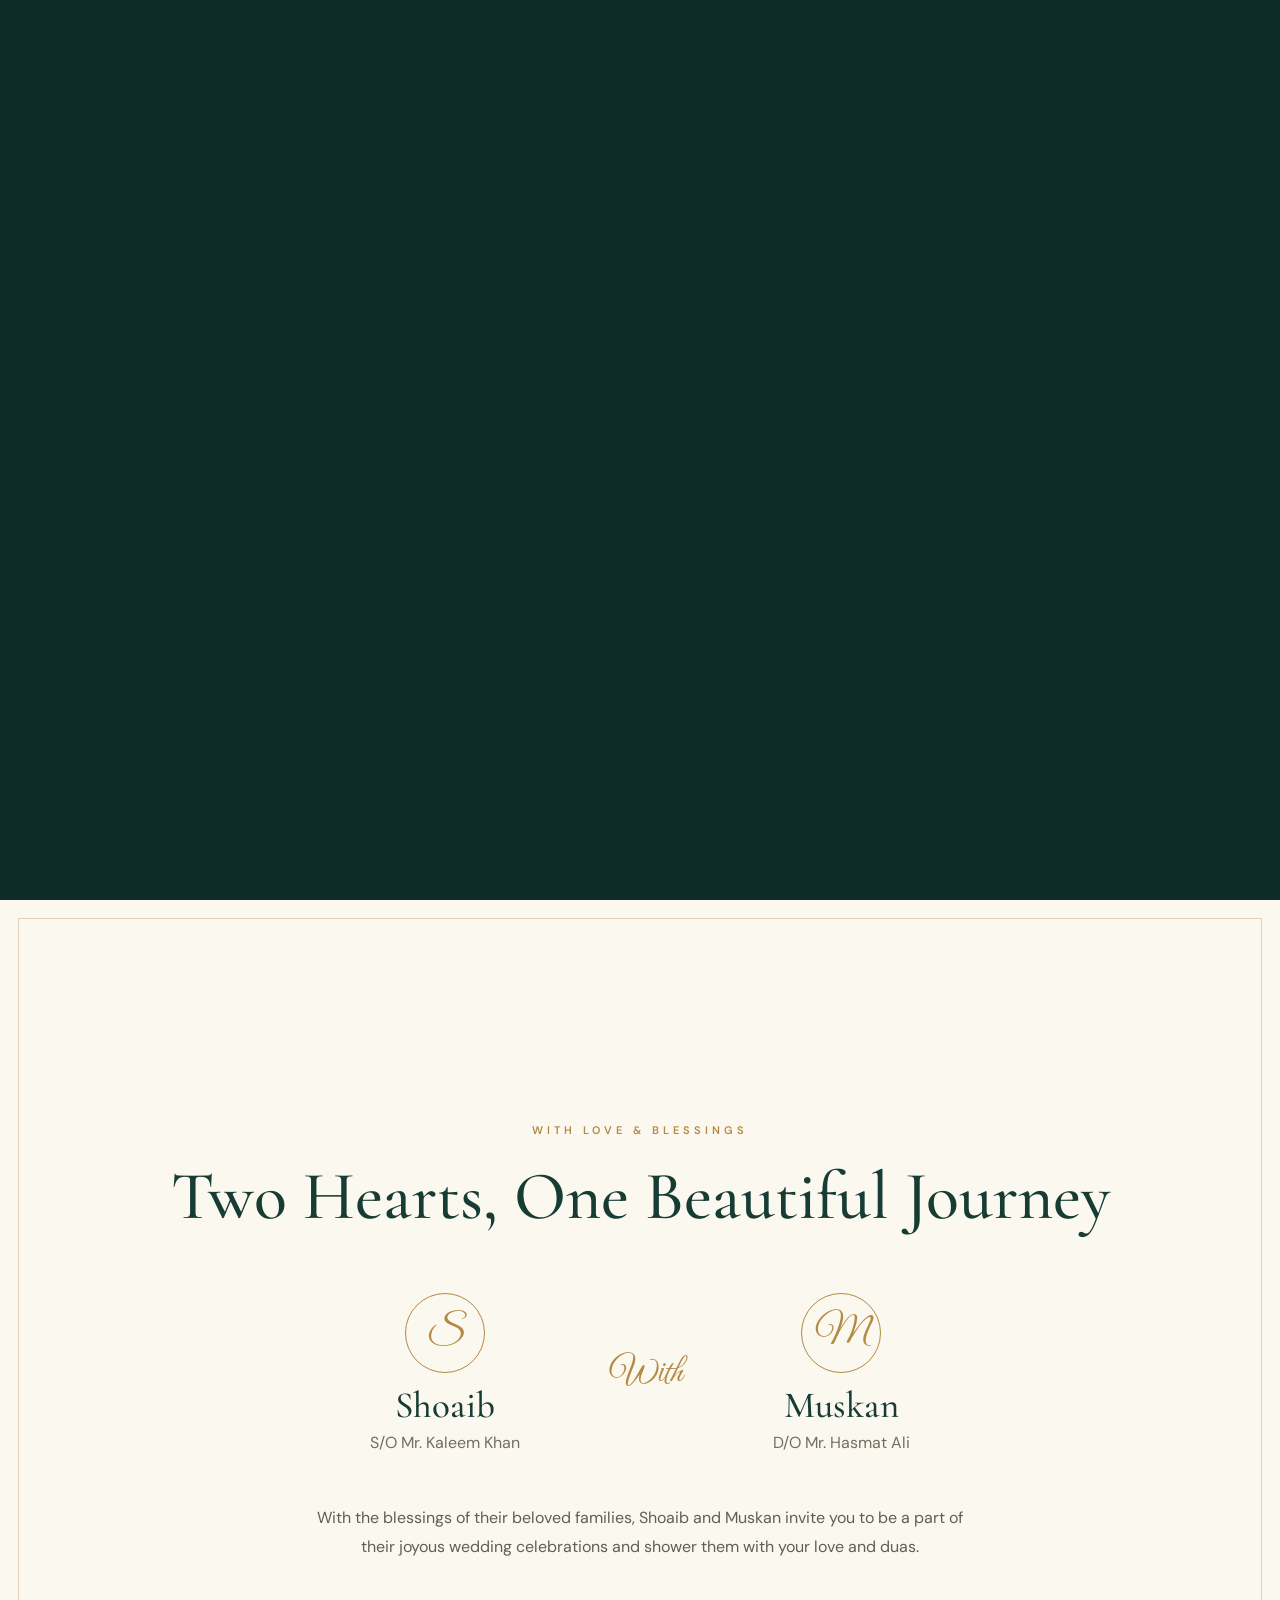
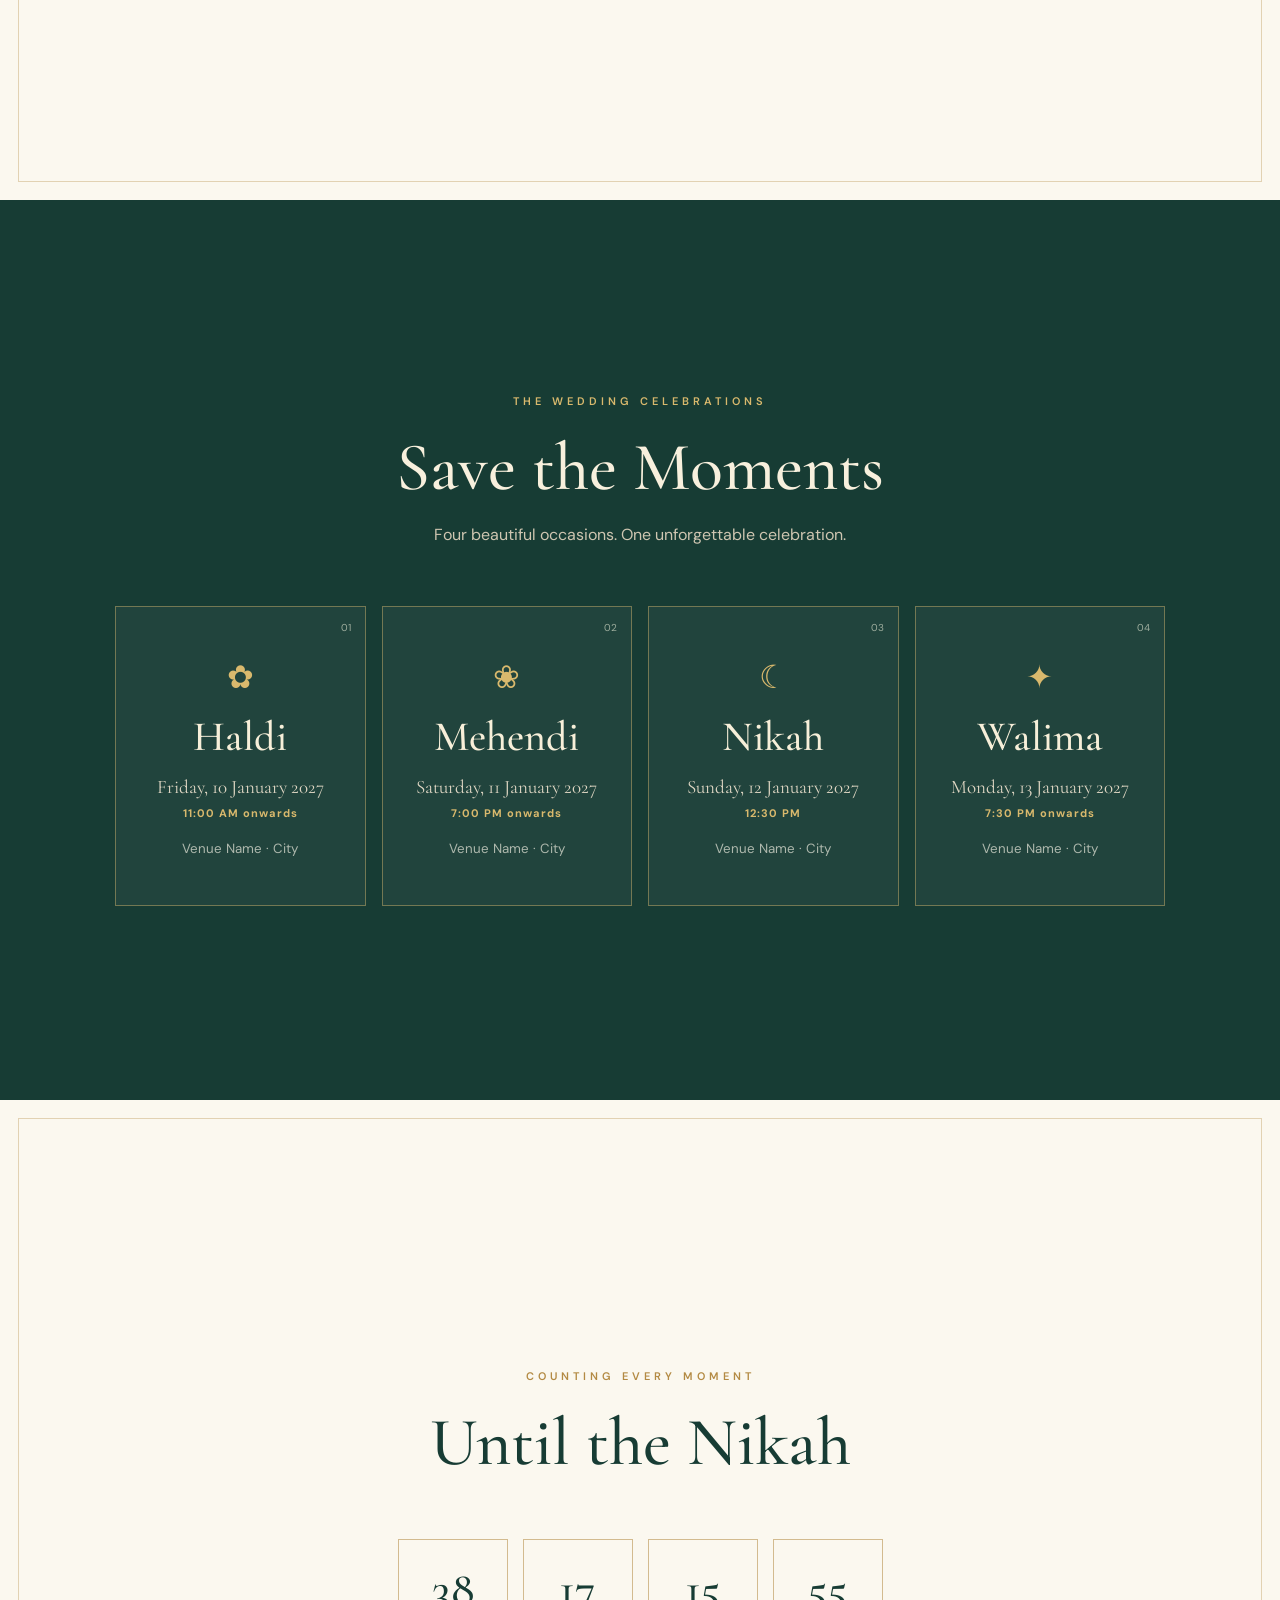
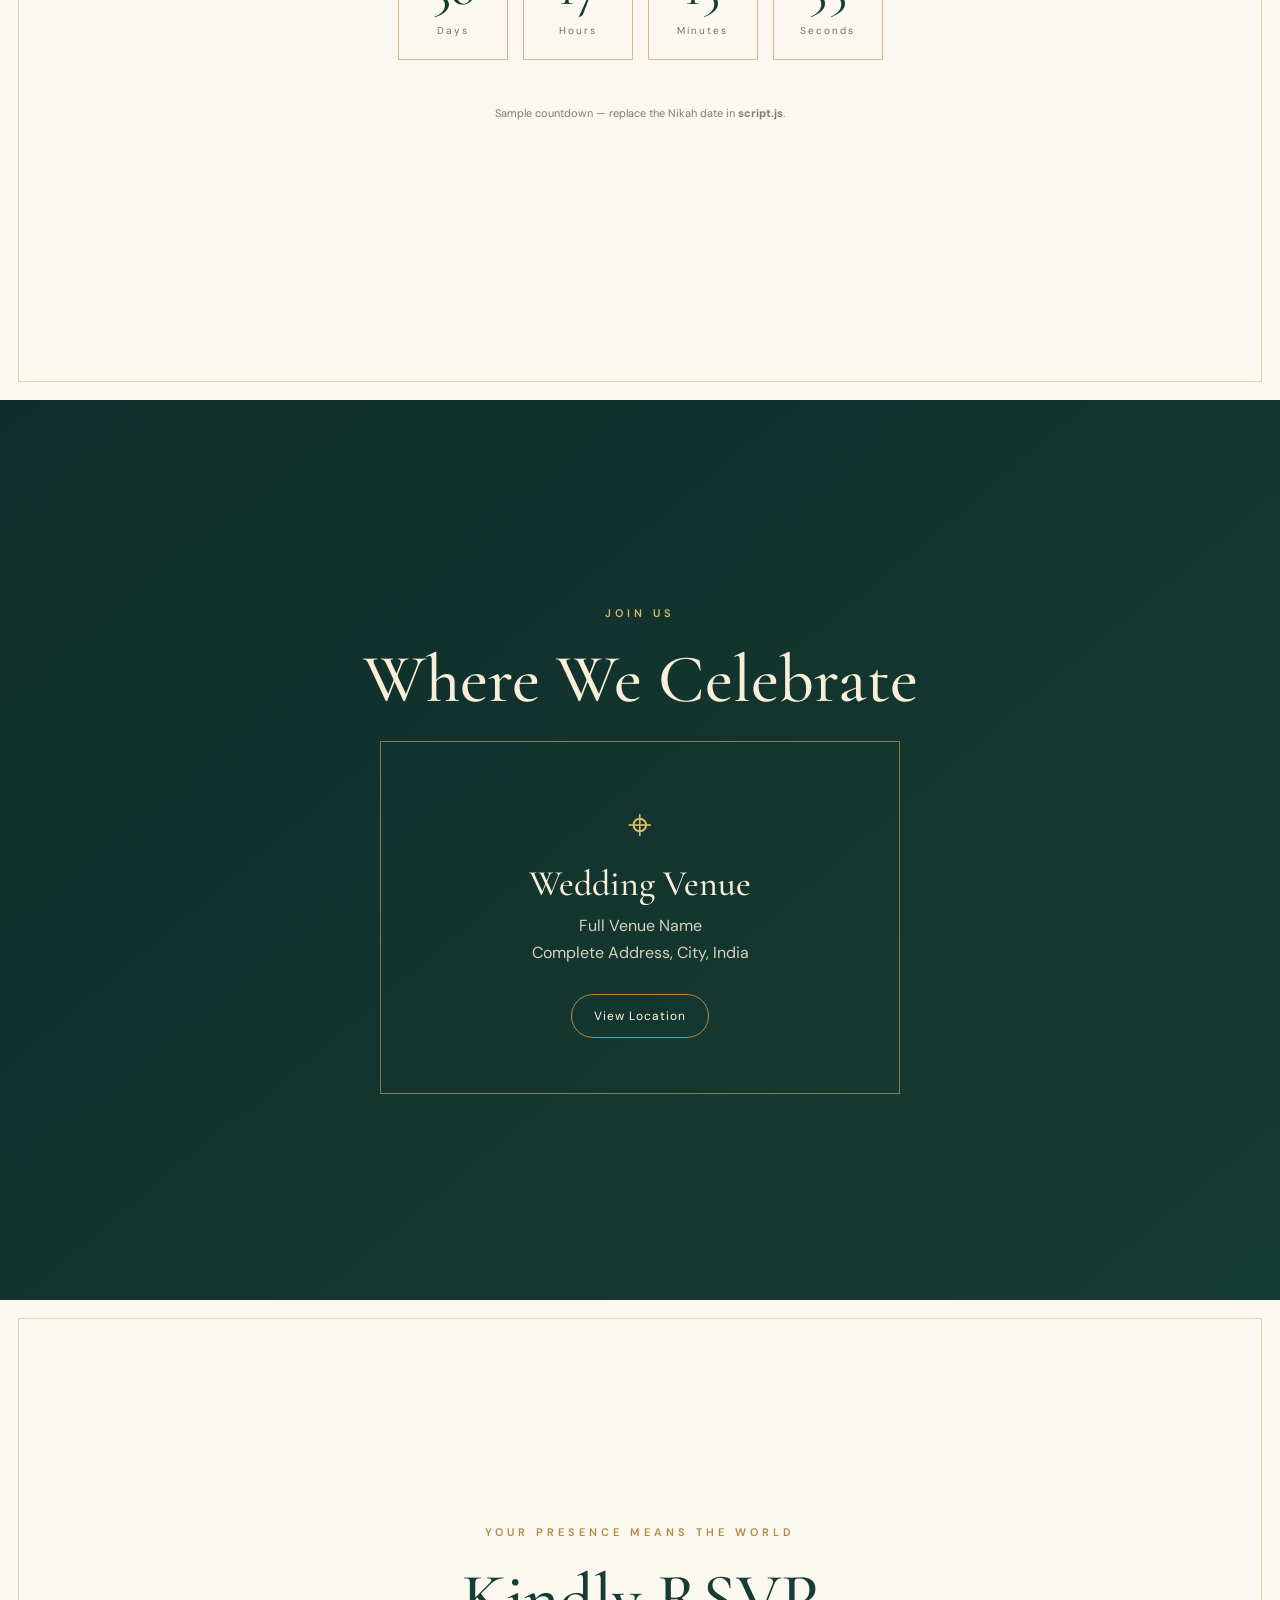
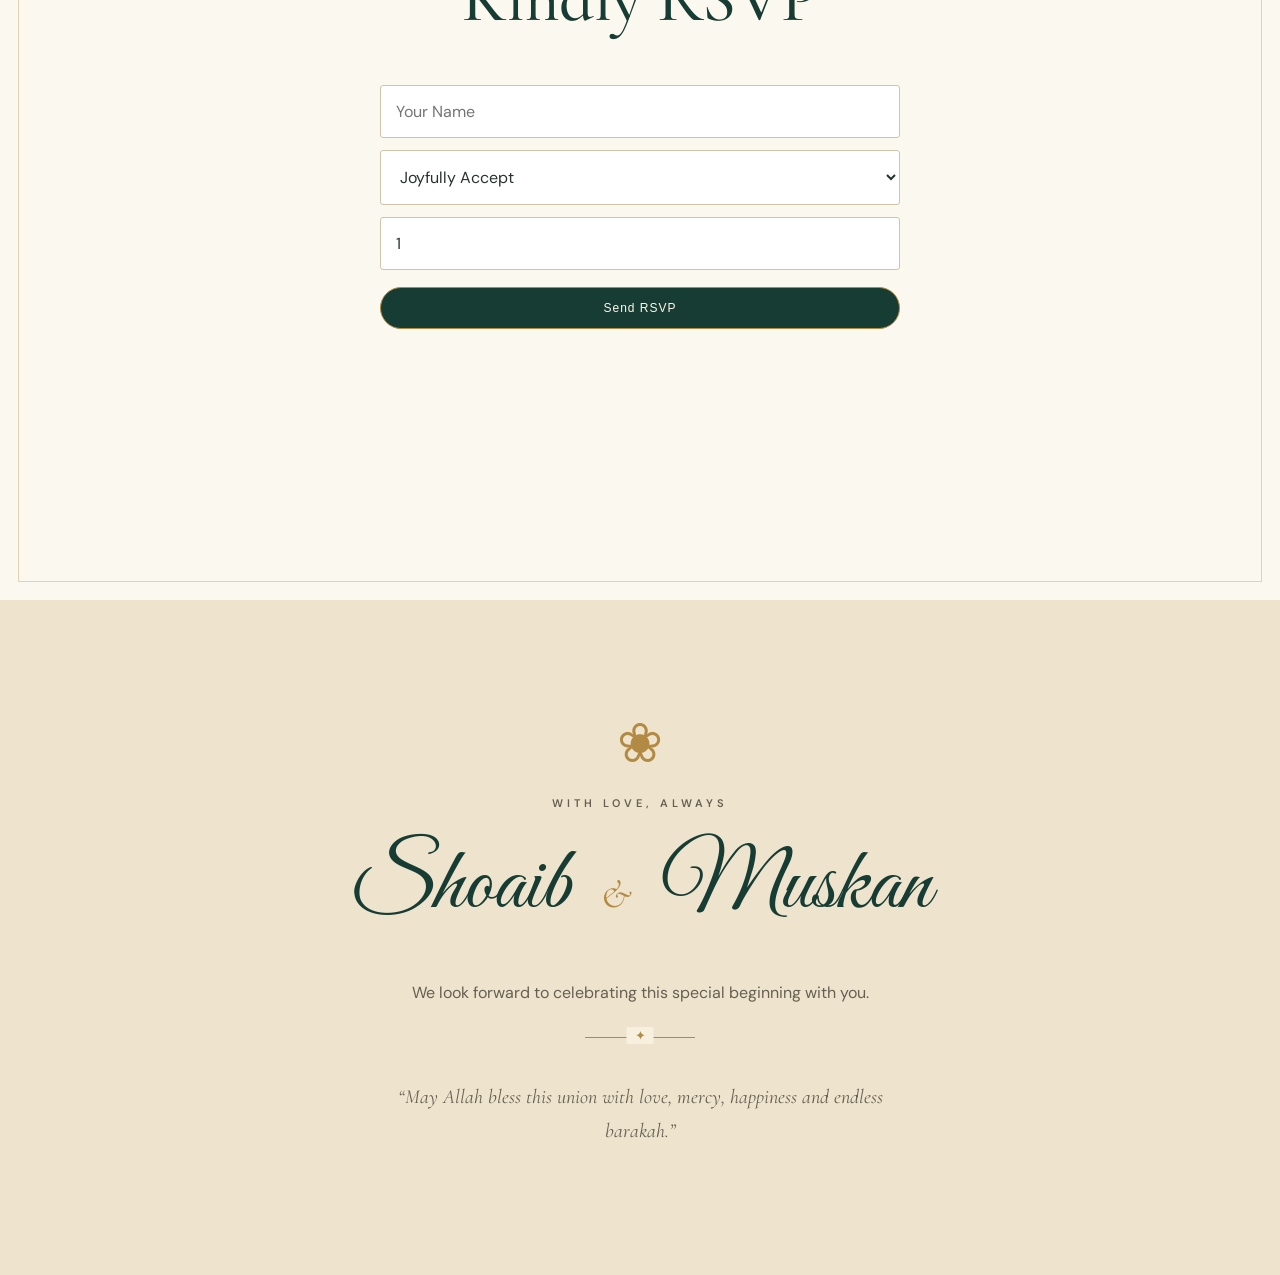
<file: index.html>
<!doctype html>
<html lang="en">
<head>
<meta charset="utf-8">
<meta name="viewport" content="width=device-width,initial-scale=1">
<meta name="theme-color" content="#f7f0df">
<title>Shoaib & Muskan | Wedding Invitation</title>
<link rel="preconnect" href="https://fonts.googleapis.com">
<link rel="preconnect" href="https://fonts.gstatic.com" crossorigin>
<link href="https://fonts.googleapis.com/css2?family=Cormorant+Garamond:wght@400;500;600&family=DM+Sans:wght@400;500;600&family=Great+Vibes&display=swap" rel="stylesheet">
<link rel="stylesheet" href="style.css">
</head>
<body>
<div id="curtain" class="curtain">
  <div class="curtain-panel left"></div><div class="curtain-panel right"></div>
  <div class="curtain-center">
    <div class="bismillah">بِسْمِ اللَّهِ الرَّحْمَنِ الرَّحِيمِ</div>
    <div class="mini-line"></div><div class="opening-title">A Celebration of Love</div>
  </div>
</div>

<div class="sparkles" aria-hidden="true"></div>

<main>
<section class="hero section">
  <div class="floral floral-a">❦</div><div class="floral floral-b">❧</div>
  <div class="ornament">✦</div>
  <p class="eyebrow">IN THE NAME OF ALLAH</p>
  <p class="request">Together with their families,</p>
  <p class="request">we joyfully invite you to celebrate</p>
  <h1><span>Shoaib</span><i>&amp;</i><span>Muskan</span></h1>
  <div class="gold-rule"></div>
  <p class="subtitle">The beginning of a beautiful new chapter</p>
  <button class="scroll-btn" onclick="document.getElementById('couple').scrollIntoView({behavior:'smooth'})">Discover the Celebration ↓</button>
</section>

<section id="couple" class="section cream">
  <p class="eyebrow">WITH LOVE &amp; BLESSINGS</p>
  <h2>Two Hearts, One Beautiful Journey</h2>
  <div class="couple-card">
    <div class="person"><div class="initial">S</div><h3>Shoaib</h3><p>S/O Mr. Kaleem Khan</p></div>
    <div class="with">With</div>
    <div class="person"><div class="initial">M</div><h3>Muskan</h3><p>D/O Mr. Hasmat Ali</p></div>
  </div>
  <p class="invitation-copy">With the blessings of their beloved families, Shoaib and Muskan invite you to be a part of their joyous wedding celebrations and shower them with your love and duas.</p>
</section>

<section class="section events">
  <p class="eyebrow">THE WEDDING CELEBRATIONS</p>
  <h2>Save the Moments</h2>
  <p class="section-note">Four beautiful occasions. One unforgettable celebration.</p>
  <div class="events-grid">
    <article class="event"><div class="event-icon">✿</div><span class="event-no">01</span><h3>Haldi</h3><p>Friday, 10 January 2027</p><strong>11:00 AM onwards</strong><small>Venue Name · City</small></article>
    <article class="event"><div class="event-icon">❀</div><span class="event-no">02</span><h3>Mehendi</h3><p>Saturday, 11 January 2027</p><strong>7:00 PM onwards</strong><small>Venue Name · City</small></article>
    <article class="event"><div class="event-icon">☾</div><span class="event-no">03</span><h3>Nikah</h3><p>Sunday, 12 January 2027</p><strong>12:30 PM</strong><small>Venue Name · City</small></article>
    <article class="event"><div class="event-icon">✦</div><span class="event-no">04</span><h3>Walima</h3><p>Monday, 13 January 2027</p><strong>7:30 PM onwards</strong><small>Venue Name · City</small></article>
  </div>
</section>

<section class="section countdown-section cream">
  <p class="eyebrow">COUNTING EVERY MOMENT</p><h2>Until the Nikah</h2>
  <div class="countdown">
    <div><b id="days">00</b><span>Days</span></div><div><b id="hours">00</b><span>Hours</span></div>
    <div><b id="minutes">00</b><span>Minutes</span></div><div><b id="seconds">00</b><span>Seconds</span></div>
  </div>
  <p class="edit-note">Sample countdown — replace the Nikah date in <b>script.js</b>.</p>
</section>

<section class="section venue">
  <p class="eyebrow">JOIN US</p><h2>Where We Celebrate</h2>
  <div class="venue-card">
    <div class="venue-symbol">⌖</div><h3>Wedding Venue</h3><p>Full Venue Name</p><p>Complete Address, City, India</p>
    <a class="map-btn" href="https://maps.google.com/" target="_blank" rel="noopener">View Location</a>
  </div>
</section>

<section class="section rsvp cream">
  <p class="eyebrow">YOUR PRESENCE MEANS THE WORLD</p><h2>Kindly RSVP</h2>
  <form onsubmit="submitRSVP(event)">
    <input required placeholder="Your Name" id="guestName">
    <select id="attendance"><option>Joyfully Accept</option><option>Regretfully Decline</option></select>
    <input type="number" min="1" max="20" value="1" id="guestCount" placeholder="Guests">
    <button type="submit">Send RSVP</button>
  </form>
  <p id="rsvpMsg" class="rsvp-msg"></p>
</section>

<section class="section closing">
  <div class="closing-flower">❀</div>
  <p class="eyebrow">WITH LOVE, ALWAYS</p>
  <h2>Shoaib <i>&amp;</i> Muskan</h2>
  <p>We look forward to celebrating this special beginning with you.</p>
  <div class="gold-rule"></div>
  <p class="dua">“May Allah bless this union with love, mercy, happiness and endless barakah.”</p>
</section>
</main>
<script src="script.js"></script>
</body>
</html>
</file>
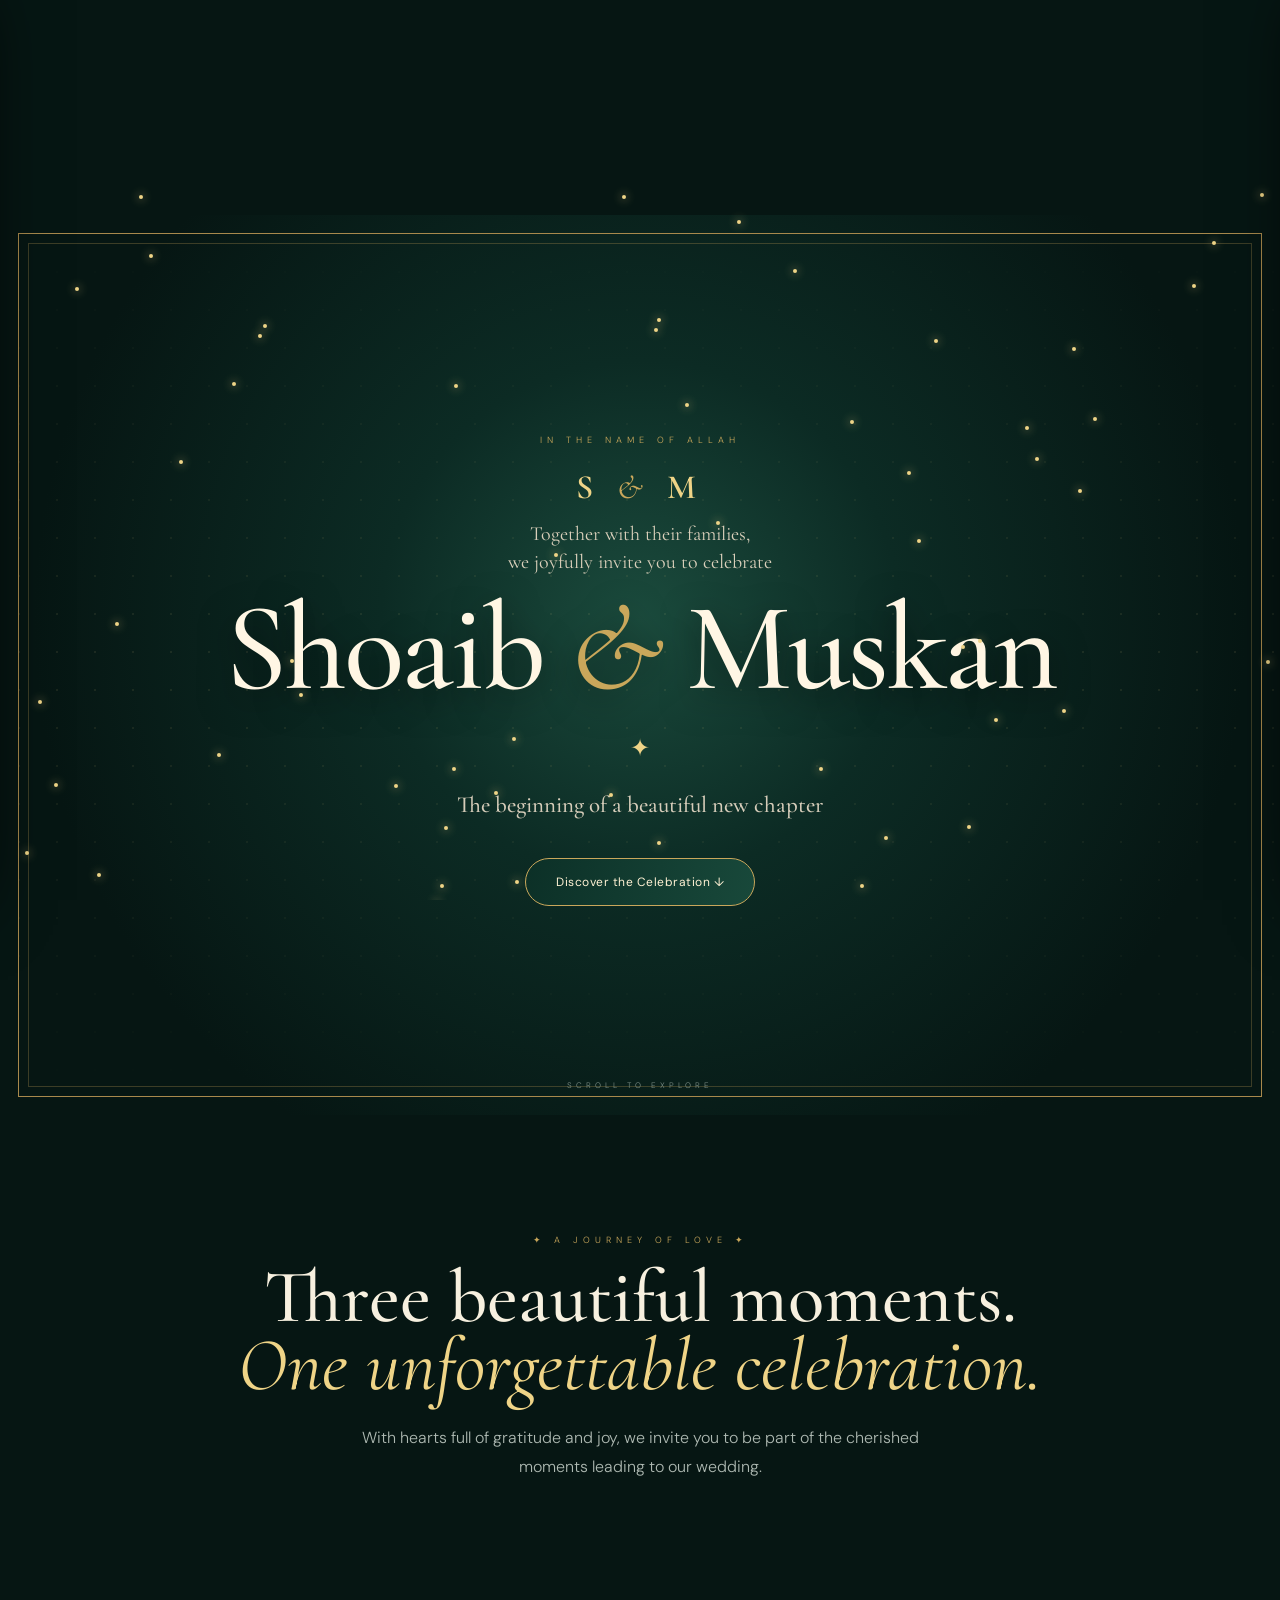
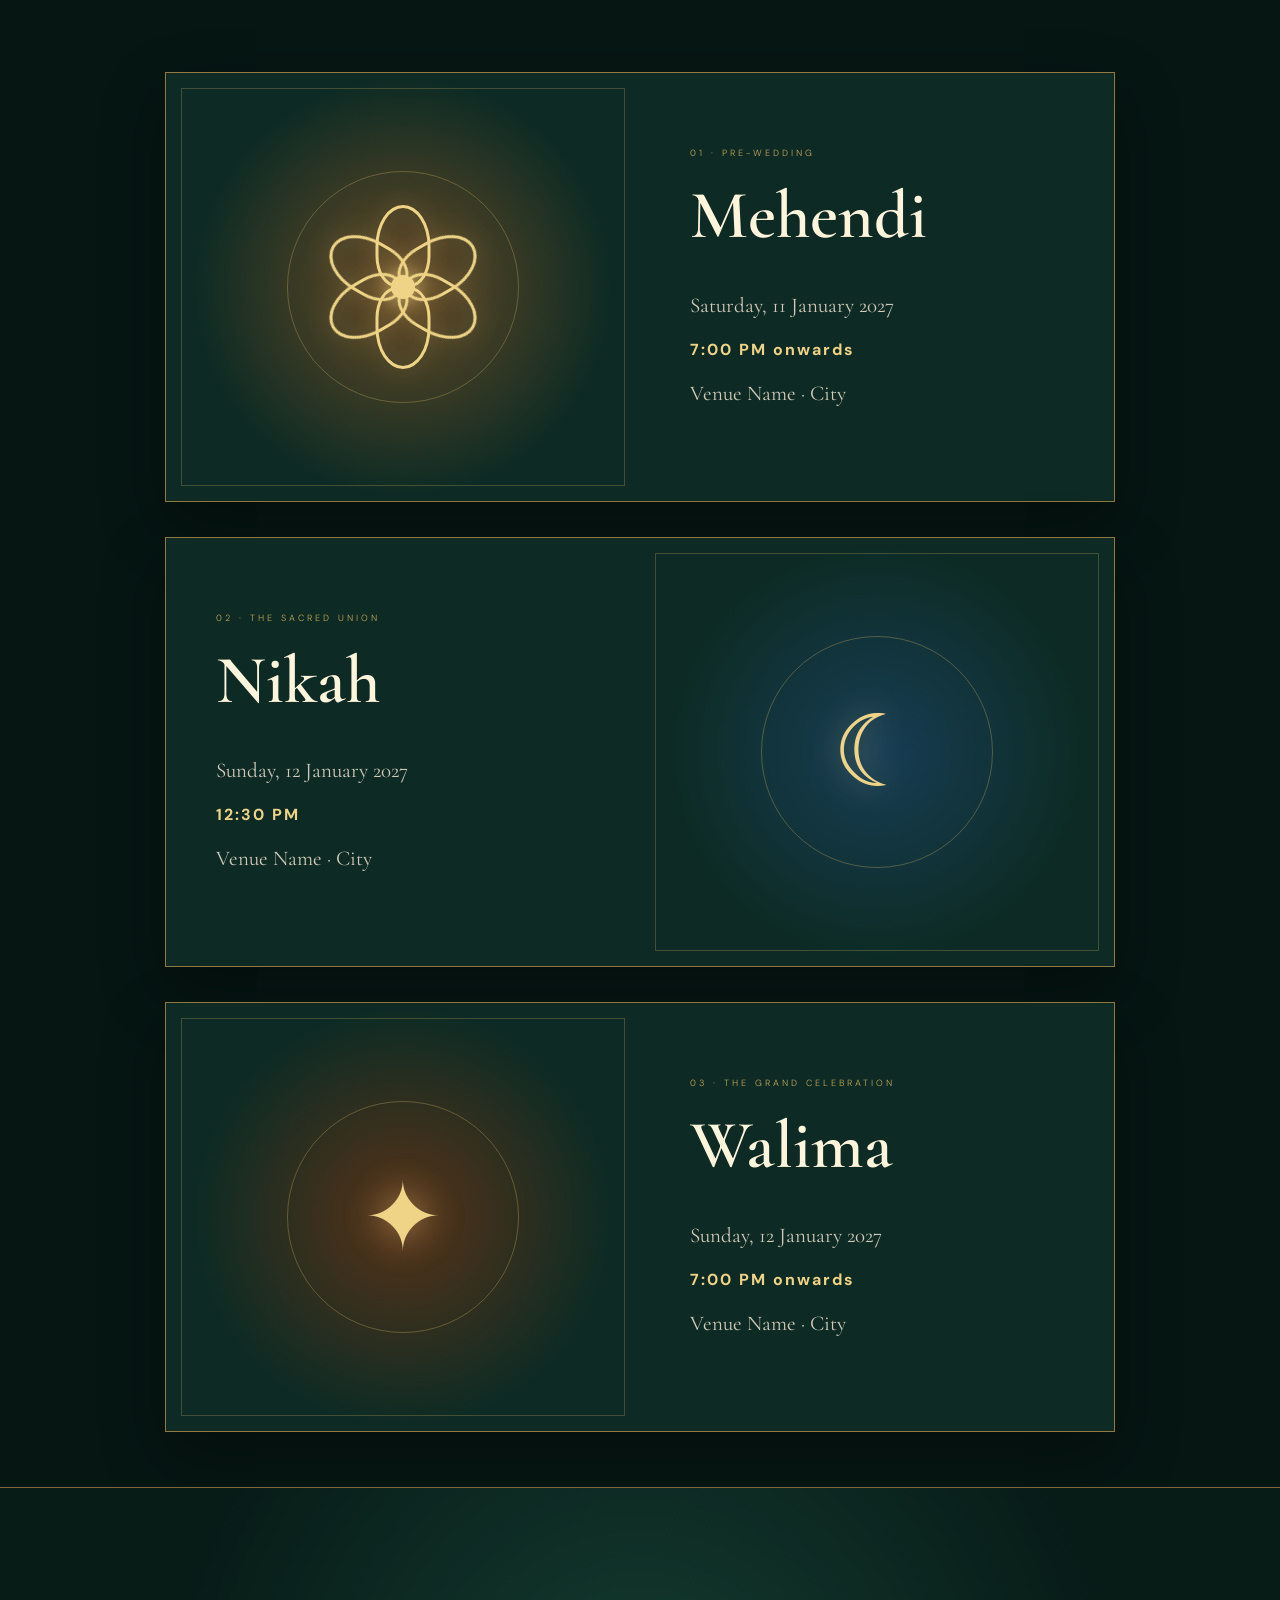
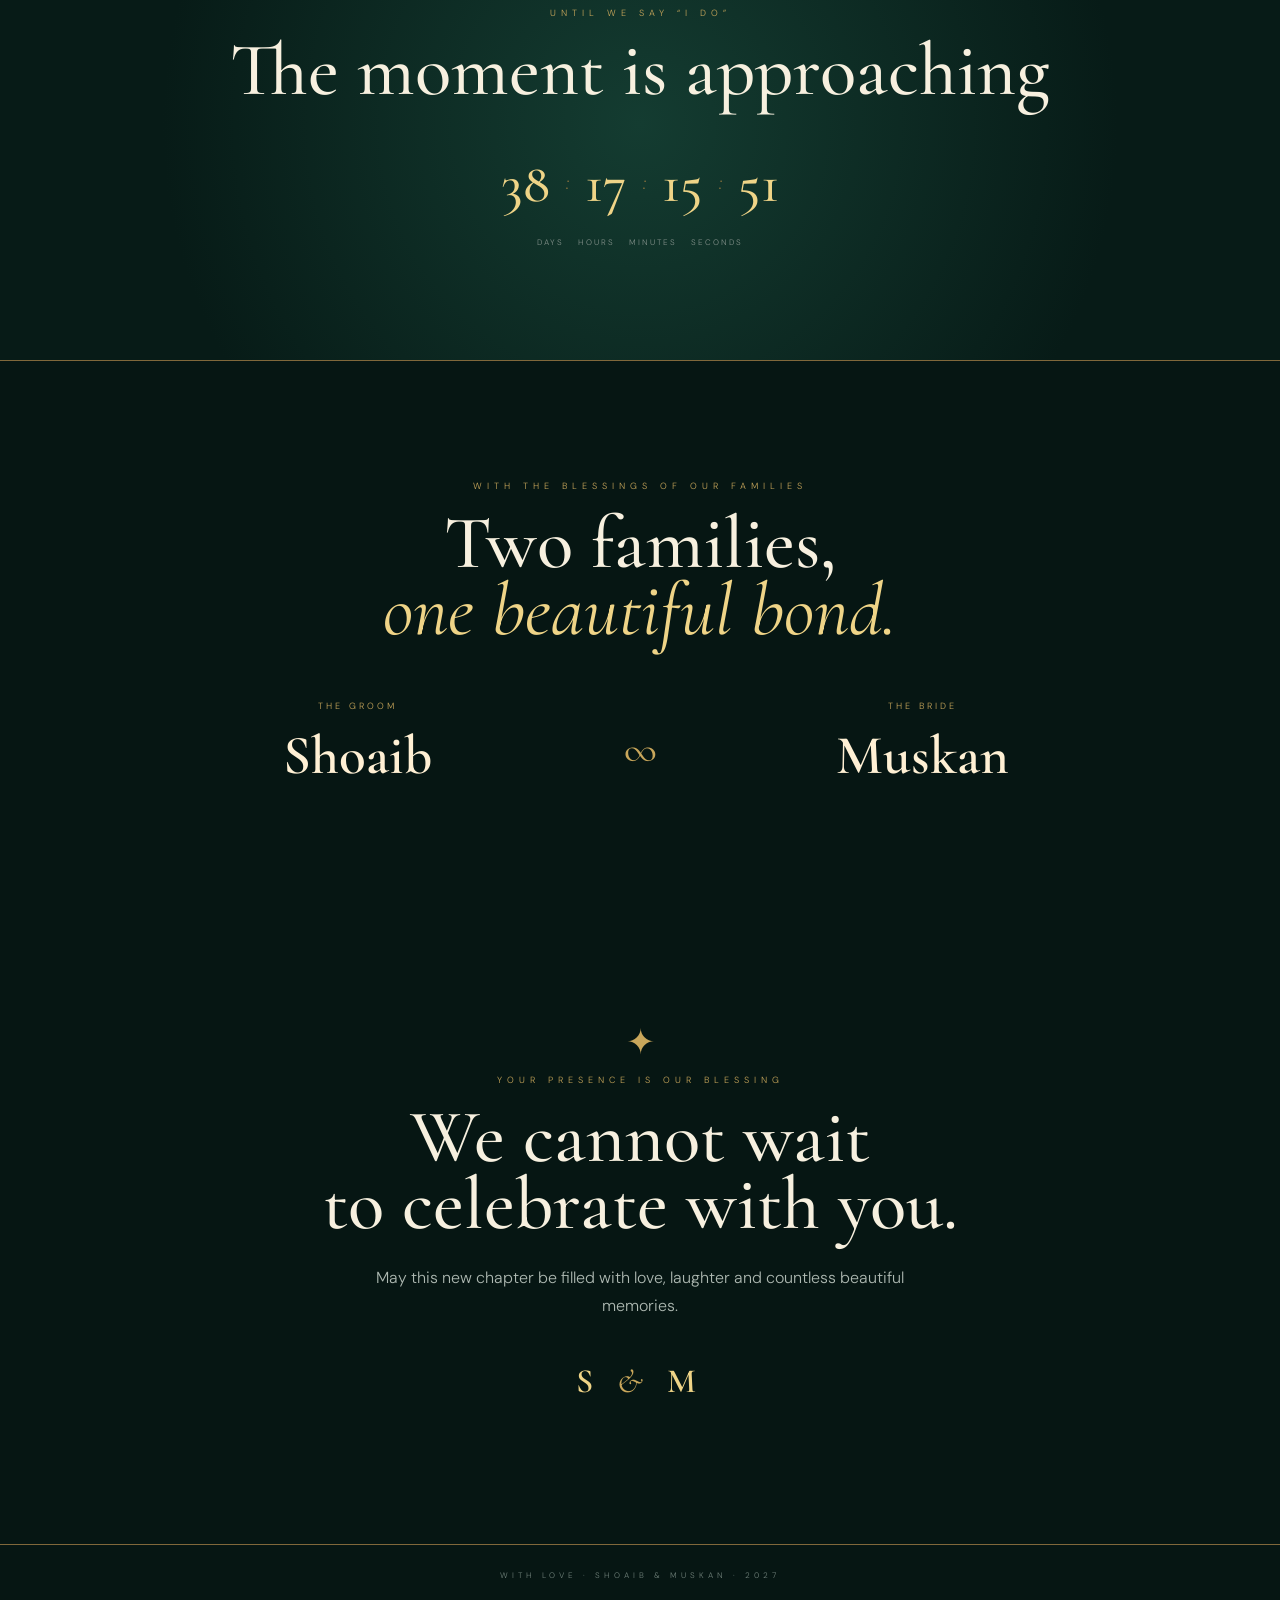
<file: Shoaib-Muskan-Royal-Wedding-SINGLE.html>
<!DOCTYPE html>
<html lang="en">
<head>
<meta charset="UTF-8">
<meta name="viewport" content="width=device-width, initial-scale=1.0">
<meta name="theme-color" content="#6d1230">
<title>Shoaib & Muskan — Royal Wedding</title>
<style>
@import url('https://fonts.googleapis.com/css2?family=Cormorant+Garamond:wght@400;500;600;700&family=DM+Sans:wght@300;400;500&display=swap');

*{box-sizing:border-box}
html{scroll-behavior:smooth}
body{margin:0;background:#061613;color:#f7f0df;font-family:'DM Sans',sans-serif;font-weight:300;overflow-x:hidden}
button{font-family:inherit;cursor:pointer}
::selection{background:#c9a75b;color:#061613}

.loader{position:fixed;inset:0;background:#030b09;z-index:999;display:grid;place-content:center;text-align:center;gap:18px;animation:loaderGone 1s 2.2s forwards}
.loader b{font:600 42px 'Cormorant Garamond';letter-spacing:9px;color:#efd487}
.loader b i{font-weight:400;color:#c9a75b}
.loader small{font-size:9px;letter-spacing:5px;color:#c9a75b}
.loader .seal{width:58px;height:58px;border:1px solid #c9a75b;border-radius:50%;margin:auto;display:grid;place-items:center;color:#efd487;font-size:22px;animation:sealPulse 1.4s infinite}
@keyframes loaderGone{to{opacity:0;visibility:hidden;pointer-events:none}}
@keyframes sealPulse{50%{transform:scale(1.12);box-shadow:0 0 30px #c9a75b44}}

.curtain{position:fixed;z-index:900;top:0;width:51%;height:100%;background:
linear-gradient(90deg,#16070c 0%,#4c101c 20%,#7c2032 47%,#3c0e19 72%,#17070c 100%);
box-shadow:0 0 70px #000;overflow:hidden}
.curtain:before,.curtain:after{content:"";position:absolute;inset:0;opacity:.28}
.curtain:before{background:repeating-linear-gradient(90deg,transparent 0 18px,#d88a8a22 19px 22px)}
.curtain:after{background:radial-gradient(ellipse at 50% 100%,#0008,transparent 60%)}
.l{left:0;transform-origin:left center;animation:openLeft 2.2s 1.05s cubic-bezier(.77,0,.18,1) forwards}
.r{right:0;transform-origin:right center;animation:openRight 2.2s 1.05s cubic-bezier(.77,0,.18,1) forwards}
@keyframes openLeft{to{transform:translateX(-103%) rotateY(8deg)}}
@keyframes openRight{to{transform:translateX(103%) rotateY(-8deg)}}

#sparkles{position:fixed;inset:0;z-index:50;pointer-events:none;overflow:hidden}
.spark{position:absolute;width:4px;height:4px;border-radius:50%;background:#efd487;box-shadow:0 0 10px #efd487;animation:floatSpark var(--dur) ease-in-out var(--delay) infinite}
@keyframes floatSpark{0%,100%{transform:translate3d(0,30px,0) scale(.5);opacity:0}25%{opacity:.75}50%{transform:translate3d(var(--x),-80px,0) scale(1.5);opacity:.9}75%{opacity:.2}}

.hero{min-height:100svh;display:grid;place-items:center;align-content:center;text-align:center;position:relative;padding:70px 25px;background:
radial-gradient(circle at 50% 45%,#1b4b3d 0,#0c2b24 32%,#061613 75%);overflow:hidden}
.hero:before{content:"";position:absolute;inset:0;background:radial-gradient(circle,#efd48718 1px,transparent 1.5px);background-size:38px 38px;mask-image:linear-gradient(to bottom,transparent,#000,transparent);animation:drift 12s linear infinite}
@keyframes drift{to{transform:translateY(38px)}}
.frame{position:absolute;inset:18px;border:1px solid #a8894c;pointer-events:none}
.frame:after{content:'';position:absolute;inset:9px;border:1px solid #a8894c55}
.hero>p,.intro>p,.count>p,.family>p,.closing>p{font-size:9px;letter-spacing:5px;color:#c9a75b;position:relative}
.mono{font:600 34px 'Cormorant Garamond';letter-spacing:8px;color:#efd487;margin:12px;position:relative}
.mono i{font-weight:400;color:#c9a75b}
.invite{font:400 20px/1.4 'Cormorant Garamond';color:#d9cfba;position:relative}
.hero h1{font:500 clamp(60px,14vw,125px)/.8 'Cormorant Garamond';margin:22px 0;color:#fff6e4;letter-spacing:-3px;position:relative;text-shadow:0 10px 35px #0008}
.hero h1 i{font-weight:400;color:#c9a75b}
.hero .rule{color:#efd487;font-size:24px;margin:12px;animation:twinkle 2.5s infinite}
@keyframes twinkle{50%{transform:scale(1.5) rotate(45deg);text-shadow:0 0 25px #efd487}}
.hero h2{font:500 23px/1 'Cormorant Garamond';color:#d5ccb9;position:relative}
.hero button{margin-top:22px;padding:15px 30px;border:1px solid #c9a75b;border-radius:50px;background:linear-gradient(100deg,#0c3027,#18483a,#0c3027);background-size:200% 100%;color:#fff2d4;font-size:12px;letter-spacing:.5px;position:relative;animation:buttonShimmer 4s infinite}
@keyframes buttonShimmer{50%{background-position:100% 0;box-shadow:0 0 30px #c9a75b22}}
.hero label{position:absolute;bottom:25px;font-size:8px;letter-spacing:4px;color:#7f9189}

.intro,.count,.family,.closing{max-width:1100px;margin:auto;text-align:center;padding:110px 25px}
.intro span,.closing span{display:block;max-width:560px;margin:25px auto;color:#aeb9b2;line-height:1.8}
.intro em,.family em{color:#efd487;font-weight:400}
.intro h2,.count h2,.family h2,.closing h2{font:500 clamp(40px,7vw,75px)/.9 'Cormorant Garamond';margin:18px 0}

#events{max-width:1000px;margin:auto;padding:20px 25px}
article{display:grid;grid-template-columns:1fr 1fr;min-height:430px;margin:35px 0;border:1px solid #947840;background:#0d2b24;box-shadow:0 25px 60px #0005;overflow:hidden}
.art{display:grid;place-items:center;position:relative;min-height:320px;color:#efd487;background:radial-gradient(circle,#684a24,#0d2b24 65%);overflow:hidden}
.art:after{content:'';position:absolute;inset:15px;border:1px solid #d4b36544;pointer-events:none}
.art:before{content:'';position:absolute;width:230px;height:230px;border:1px solid #d4b36555;border-radius:50%;animation:ring 4s ease-in-out infinite}
@keyframes ring{50%{transform:scale(1.25);opacity:.2}}

.flower{position:relative;width:145px;height:145px;animation:bloomFlower 4s ease-in-out infinite}
.flower span{position:absolute;left:50%;top:50%;width:55px;height:82px;border:3px solid #efd487;border-radius:60% 60% 45% 45%;transform-origin:50% 100%;filter:drop-shadow(0 0 10px #efd48755)}
.flower span:nth-child(1){transform:translate(-50%,-100%) rotate(0deg)}
.flower span:nth-child(2){transform:translate(-50%,-100%) rotate(60deg)}
.flower span:nth-child(3){transform:translate(-50%,-100%) rotate(120deg)}
.flower span:nth-child(4){transform:translate(-50%,-100%) rotate(180deg)}
.flower span:nth-child(5){transform:translate(-50%,-100%) rotate(240deg)}
.flower span:nth-child(6){transform:translate(-50%,-100%) rotate(300deg)}
.flower b{position:absolute;left:50%;top:50%;width:24px;height:24px;background:#efd487;border-radius:50%;transform:translate(-50%,-50%);box-shadow:0 0 25px #efd487}
@keyframes bloomFlower{0%,100%{transform:scale(.82) rotate(-4deg)}50%{transform:scale(1.08) rotate(4deg)}}

.moon{font-size:100px;line-height:1;text-shadow:0 0 35px #efd48777;animation:moonFloat 4s ease-in-out infinite}
@keyframes moonFloat{50%{transform:translateY(-12px) rotate(-5deg)}}
.starburst{font-size:95px;text-shadow:0 0 35px #efd48788;animation:starGlow 2.8s ease-in-out infinite}
@keyframes starGlow{50%{transform:scale(1.22) rotate(45deg);text-shadow:0 0 50px #efd487}}

.copy{display:flex;flex-direction:column;justify-content:center;padding:50px}
.copy small{font-size:9px;letter-spacing:3px;color:#c9a75b}
.copy h3{font:600 68px 'Cormorant Garamond';margin:15px 0;color:#fff4dc}
.copy p{font:400 21px 'Cormorant Garamond';color:#d3cab9}
.copy b{color:#efd487;letter-spacing:2px}
.nikah{background:radial-gradient(circle,#173d55,#0d2b24 65%)}
.walima{background:radial-gradient(circle,#593318,#0d2b24 65%)}

.reveal{opacity:0;transform:translateY(55px);transition:opacity 1s ease,transform 1s ease}
.reveal.show{opacity:1;transform:none}

.count{max-width:none;border-top:1px solid #80683b;border-bottom:1px solid #80683b;background:radial-gradient(circle,#143c31,#071b17 70%)}
.count>div{display:flex;justify-content:center;gap:16px;align-items:center;margin:45px 0 12px}
.count strong{font:500 55px 'Cormorant Garamond';color:#efd487}
.count i{color:#8d743f}
.count small{font-size:8px;letter-spacing:2px;color:#84918b}

.family .names{display:grid;grid-template-columns:1fr 80px 1fr;align-items:center;margin-top:55px}
.names>div{letter-spacing:3px;color:#c9a75b;font-size:9px}
.names h3{font:600 55px 'Cormorant Garamond';letter-spacing:0;color:#fff0d4;margin:10px}
.names>b{font:40px 'Cormorant Garamond';color:#c9a75b}
.closing{padding-bottom:130px}
.closing>div:first-child{font-size:35px;color:#c9a75b}
.closing .mono{margin-top:40px}
footer{text-align:center;border-top:1px solid #80683b;padding:25px;font-size:8px;letter-spacing:4px;color:#71827b}

@media(max-width:700px){
  article{grid-template-columns:1fr}
  .copy{padding:38px;text-align:center}
  .art{min-height:280px}
  .copy h3{font-size:55px}
  .family .names{grid-template-columns:1fr;gap:20px}
  .names>b{font-size:28px}
  .count strong{font-size:36px}
  .count>div{gap:7px}
}
</style>
</head>
<body>

<section class="event-card reveal">
  <div class="event-icon">🌼</div>
  <div>
    <div class="event-tag">01 • JOYFUL BEGINNING</div>
    <h3>Haldi</h3>
    <p class="event-date">Date & Time — To be updated</p>
    <p class="event-place">Venue — To be updated</p>
    <p>A beautiful beginning filled with sunshine, blessings, laughter and haldi.</p>
  </div>
</section>

<div class="loader"><b>S <i>&</i> M</b><small>THE ROYAL CELEBRATION</small></div><div class="curtain l"></div><div class="curtain r"></div><div id="sparkles" aria-hidden="true"></div>
<header class="hero"><div class="frame"></div><p>IN THE NAME OF ALLAH</p><div class="mono">S <i>&</i> M</div><span class="invite">Together with their families,<br>we joyfully invite you to celebrate</span><h1>Shoaib <i>&</i> Muskan</h1><div class="rule">✦</div><h2>The beginning of a beautiful new chapter</h2><button onclick="document.querySelector('#events').scrollIntoView({behavior:'smooth'})">Discover the Celebration ↓</button><label>SCROLL TO EXPLORE</label></header>
<section class="intro"><p>✦ A JOURNEY OF LOVE ✦</p><h2>Three beautiful moments.<br><em>One unforgettable celebration.</em></h2><span>With hearts full of gratitude and joy, we invite you to be part of the cherished moments leading to our wedding.</span></section>
<main id="events">
<article><div class="art mehndi">
        <div class="flower" aria-hidden="true">
          <span></span><span></span><span></span><span></span><span></span><span></span>
          <b></b>
        </div>
      </div><div class="copy"><small>01 · PRE-WEDDING</small><h3>Mehendi</h3><p>Saturday, 11 January 2027</p><b>7:00 PM onwards</b><p>Venue Name · City</p></div></article>
<article><div class="copy"><small>02 · THE SACRED UNION</small><h3>Nikah</h3><p>Sunday, 12 January 2027</p><b>12:30 PM</b><p>Venue Name · City</p></div><div class="art nikah"><div class="moon" aria-hidden="true">☾</div></div></article>
<article><div class="art walima"><div class="starburst" aria-hidden="true">✦</div></div><div class="copy"><small>03 · THE GRAND CELEBRATION</small><h3>Walima</h3><p>Sunday, 12 January 2027</p><b>7:00 PM onwards</b><p>Venue Name · City</p></div></article>
</main>
<section class="count"><p>UNTIL WE SAY “I DO”</p><h2>The moment is approaching</h2><div><strong id="d">00</strong><i>:</i><strong id="h">00</strong><i>:</i><strong id="m">00</strong><i>:</i><strong id="s">00</strong></div><small>DAYS　 HOURS　 MINUTES　 SECONDS</small></section>
<section class="family"><p>WITH THE BLESSINGS OF OUR FAMILIES</p><h2>Two families,<br><em>one beautiful bond.</em></h2><div class="names"><div>THE GROOM<h3>Shoaib</h3></div><b>∞</b><div>THE BRIDE<h3>Muskan</h3></div></div></section>
<section class="closing"><div>✦</div><p>YOUR PRESENCE IS OUR BLESSING</p><h2>We cannot wait<br>to celebrate with you.</h2><span>May this new chapter be filled with love, laughter and countless beautiful memories.</span><div class="mono">S <i>&</i> M</div></section><footer>WITH LOVE · SHOAIB & MUSKAN · 2027</footer>
<script src="script.js"></script>

<script>
const sparkBox = document.getElementById('sparkles');

for(let i=0;i<55;i++){
  const s=document.createElement('i');
  s.className='spark';
  s.style.left=(Math.random()*100)+'%';
  s.style.top=(20+Math.random()*80)+'%';
  s.style.setProperty('--x',((Math.random()-.5)*100)+'px');
  s.style.setProperty('--dur',(3+Math.random()*5)+'s');
  s.style.setProperty('--delay',(Math.random()*5)+'s');
  sparkBox.appendChild(s);
}

const observer = new IntersectionObserver((entries)=>{
  entries.forEach(entry=>{
    if(entry.isIntersecting) entry.target.classList.add('show');
  });
},{threshold:.14});

document.querySelectorAll('article,.intro,.count,.family,.closing').forEach(el=>{
  el.classList.add('reveal');
  observer.observe(el);
});

const target = new Date('2027-01-12T12:30:00');
function tick(){
  const x=Math.max(0,target-new Date());
  const d=Math.floor(x/864e5);
  const h=Math.floor(x/36e5)%24;
  const m=Math.floor(x/6e4)%60;
  const s=Math.floor(x/1e3)%60;
  for(const [id,v] of [['d',d],['h',h],['m',m],['s',s]]){
    const el=document.getElementById(id);
    if(el) el.textContent=String(v).padStart(2,'0');
  }
}
tick();
setInterval(tick,1000);
</script>
</body>
</html>
</file>
<file: style.css>
:root{--ivory:#f7f0df;--paper:#fbf8ef;--green:#173c34;--green2:#0f2e29;--gold:#b38a43;--ink:#25332f;--muted:#756e60}
*{box-sizing:border-box}html{scroll-behavior:smooth}body{margin:0;background:var(--ivory);color:var(--ink);font-family:"DM Sans",sans-serif}.section{min-height:100vh;padding:90px 7vw;display:flex;flex-direction:column;align-items:center;justify-content:center;text-align:center;position:relative;overflow:hidden}.cream{background:var(--paper)}.hero{background:radial-gradient(circle at 50% 35%,#fffaf0 0,#f7f0df 52%,#e8dfc8 100%)}.hero:before,.cream:before{content:"";position:absolute;inset:18px;border:1px solid rgba(179,138,67,.35);pointer-events:none}.eyebrow{font-size:11px;letter-spacing:4px;color:var(--gold);font-weight:600;margin:0 0 18px}.request{margin:2px 0;color:#6d675a;font-family:"Cormorant Garamond",serif;font-size:21px}.hero h1{font-family:"Great Vibes",cursive;font-weight:400;font-size:clamp(72px,14vw,150px);line-height:.9;margin:28px 0 18px;color:var(--green)}.hero h1 i,.closing h2 i{font-family:"Cormorant Garamond",serif;font-size:.45em;color:var(--gold);margin:0 15px}.gold-rule{width:110px;height:1px;background:var(--gold);margin:15px auto 22px;position:relative}.gold-rule:after{content:"✦";position:absolute;left:50%;top:-10px;transform:translateX(-50%);background:var(--ivory);padding:0 8px;color:var(--gold);font-size:13px}.subtitle{font-family:"Cormorant Garamond",serif;font-size:22px;color:#696153}.scroll-btn,.map-btn,form button{border:1px solid var(--gold);background:var(--green);color:#fff8e9;padding:13px 22px;border-radius:30px;text-decoration:none;margin-top:25px;font-size:12px;letter-spacing:1px;cursor:pointer}.ornament{font-size:25px;color:var(--gold);margin-bottom:25px}.floral{position:absolute;font-size:130px;color:rgba(23,60,52,.09)}.floral-a{left:2%;top:15%}.floral-b{right:2%;bottom:12%;transform:rotate(180deg)}h2{font-family:"Cormorant Garamond",serif;font-weight:500;font-size:clamp(42px,7vw,68px);color:var(--green);margin:0 0 20px}.couple-card{display:flex;align-items:center;justify-content:center;gap:clamp(25px,7vw,90px);margin:35px 0}.person h3,.event h3{font-family:"Cormorant Garamond",serif;font-size:37px;font-weight:500;color:var(--green);margin:10px 0 4px}.person p{margin:0;color:var(--muted)}.initial{width:80px;height:80px;border:1px solid var(--gold);border-radius:50%;display:grid;place-items:center;font-family:"Great Vibes",cursive;font-size:40px;color:var(--gold);margin:auto}.with{font-family:"Great Vibes",cursive;color:var(--gold);font-size:35px}.invitation-copy{max-width:650px;line-height:1.8;color:#625e54}.events{background:var(--green);color:#f8f0dd}.events h2{color:#f8f0dd}.events .eyebrow{color:#d9b96d}.section-note{color:#cfc6b1;margin-top:-5px}.events-grid{width:100%;max-width:1050px;display:grid;grid-template-columns:repeat(4,1fr);gap:16px;margin-top:45px}.event{background:rgba(255,255,255,.045);border:1px solid rgba(216,185,109,.45);padding:32px 18px;position:relative;min-height:300px;display:flex;flex-direction:column;align-items:center;justify-content:center}.event-icon{font-size:32px;color:#d9b96d;margin-bottom:8px}.event-no{position:absolute;top:14px;right:14px;font-size:10px;color:#9fae9e}.event h3{color:#f7efd9;font-size:42px;margin:5px}.event p{font-family:"Cormorant Garamond",serif;font-size:19px;margin:8px 0;color:#ded6c3}.event strong{font-size:11px;letter-spacing:1px;color:#d9b96d}.event small{margin-top:20px;color:#aeb8ad}.countdown{display:flex;gap:15px;margin:35px 0}.countdown div{min-width:110px;padding:20px 12px;border:1px solid rgba(179,138,67,.55)}.countdown b{display:block;font-family:"Cormorant Garamond",serif;font-size:48px;color:var(--green);font-weight:500}.countdown span{font-size:10px;letter-spacing:2px;color:var(--muted)}.edit-note{font-size:11px;color:#817a6d}.venue{background:linear-gradient(140deg,var(--green2),var(--green));color:#f7efd9}.venue h2{color:#f7efd9}.venue .eyebrow{color:#d9b96d}.venue-card{border:1px solid rgba(216,185,109,.55);padding:55px 35px;min-width:min(90vw,520px)}.venue-symbol{font-size:42px;color:#d9b96d}.venue-card h3{font-family:"Cormorant Garamond",serif;font-size:36px;font-weight:500;margin:10px}.venue-card p{color:#d7d0bf;margin:6px}.map-btn{display:inline-block;background:transparent}.rsvp form{width:min(90vw,520px);display:grid;gap:12px;margin-top:25px}.rsvp input,.rsvp select{border:1px solid #cfc4a9;background:white;padding:15px;border-radius:3px;font:inherit;color:var(--ink)}.rsvp form button{margin:5px 0 0}.rsvp-msg{min-height:20px;color:var(--green);font-size:13px}.closing{background:#eee4cd;min-height:75vh}.closing-flower{font-size:55px;color:var(--gold);margin-bottom:15px}.closing h2{font-family:"Great Vibes",cursive;font-size:90px;font-weight:400}.closing p{max-width:550px;color:#665f52;line-height:1.7}.dua{font-family:"Cormorant Garamond",serif;font-size:20px!important;font-style:italic}.curtain{position:fixed;z-index:50;inset:0;background:#0e2c27;display:flex;overflow:hidden}.curtain-panel{position:absolute;top:0;width:51%;height:100%;background:linear-gradient(90deg,#0a2521,#173c34,#0b2925);box-shadow:inset 0 0 50px rgba(0,0,0,.3);transition:transform 2s cubic-bezier(.77,0,.18,1)}.curtain-panel.left{left:0}.curtain-panel.right{right:0}.curtain-center{position:absolute;z-index:2;inset:0;display:flex;flex-direction:column;justify-content:center;align-items:center;color:#f7efd9;transition:opacity .8s}.bismillah{font-family:serif;font-size:28px}.opening-title{font-family:"Cormorant Garamond",serif;font-size:28px;margin-top:20px;letter-spacing:2px}.mini-line{width:60px;height:1px;background:#d9b96d;margin-top:20px}.curtain.open .left{transform:translateX(-100%)}.curtain.open .right{transform:translateX(100%)}.curtain.open .curtain-center{opacity:0}.curtain.hide{display:none}.sparkles{position:fixed;z-index:5;inset:0;pointer-events:none;background-image:radial-gradient(circle,rgba(179,138,67,.7) 0 1px,transparent 1.5px);background-size:95px 95px;opacity:0;animation:shimmer 6s ease-in-out infinite}@keyframes shimmer{0%,100%{opacity:0;transform:translateY(0)}45%{opacity:.22}65%{opacity:.08;transform:translateY(-12px)}}@media(max-width:760px){.section{padding:75px 6vw}.couple-card{flex-direction:column;gap:18px}.events-grid{grid-template-columns:1fr 1fr}.event{min-height:260px}.countdown{gap:6px}.countdown div{min-width:75px;padding:14px 5px}.countdown b{font-size:35px}.countdown span{font-size:8px;letter-spacing:1px}.closing h2{font-size:65px}.bismillah{font-size:22px}}@media(max-width:450px){.events-grid{grid-template-columns:1fr}.events-grid .event{min-height:230px}.hero h1{font-size:75px}.request{font-size:19px}}
</file>
